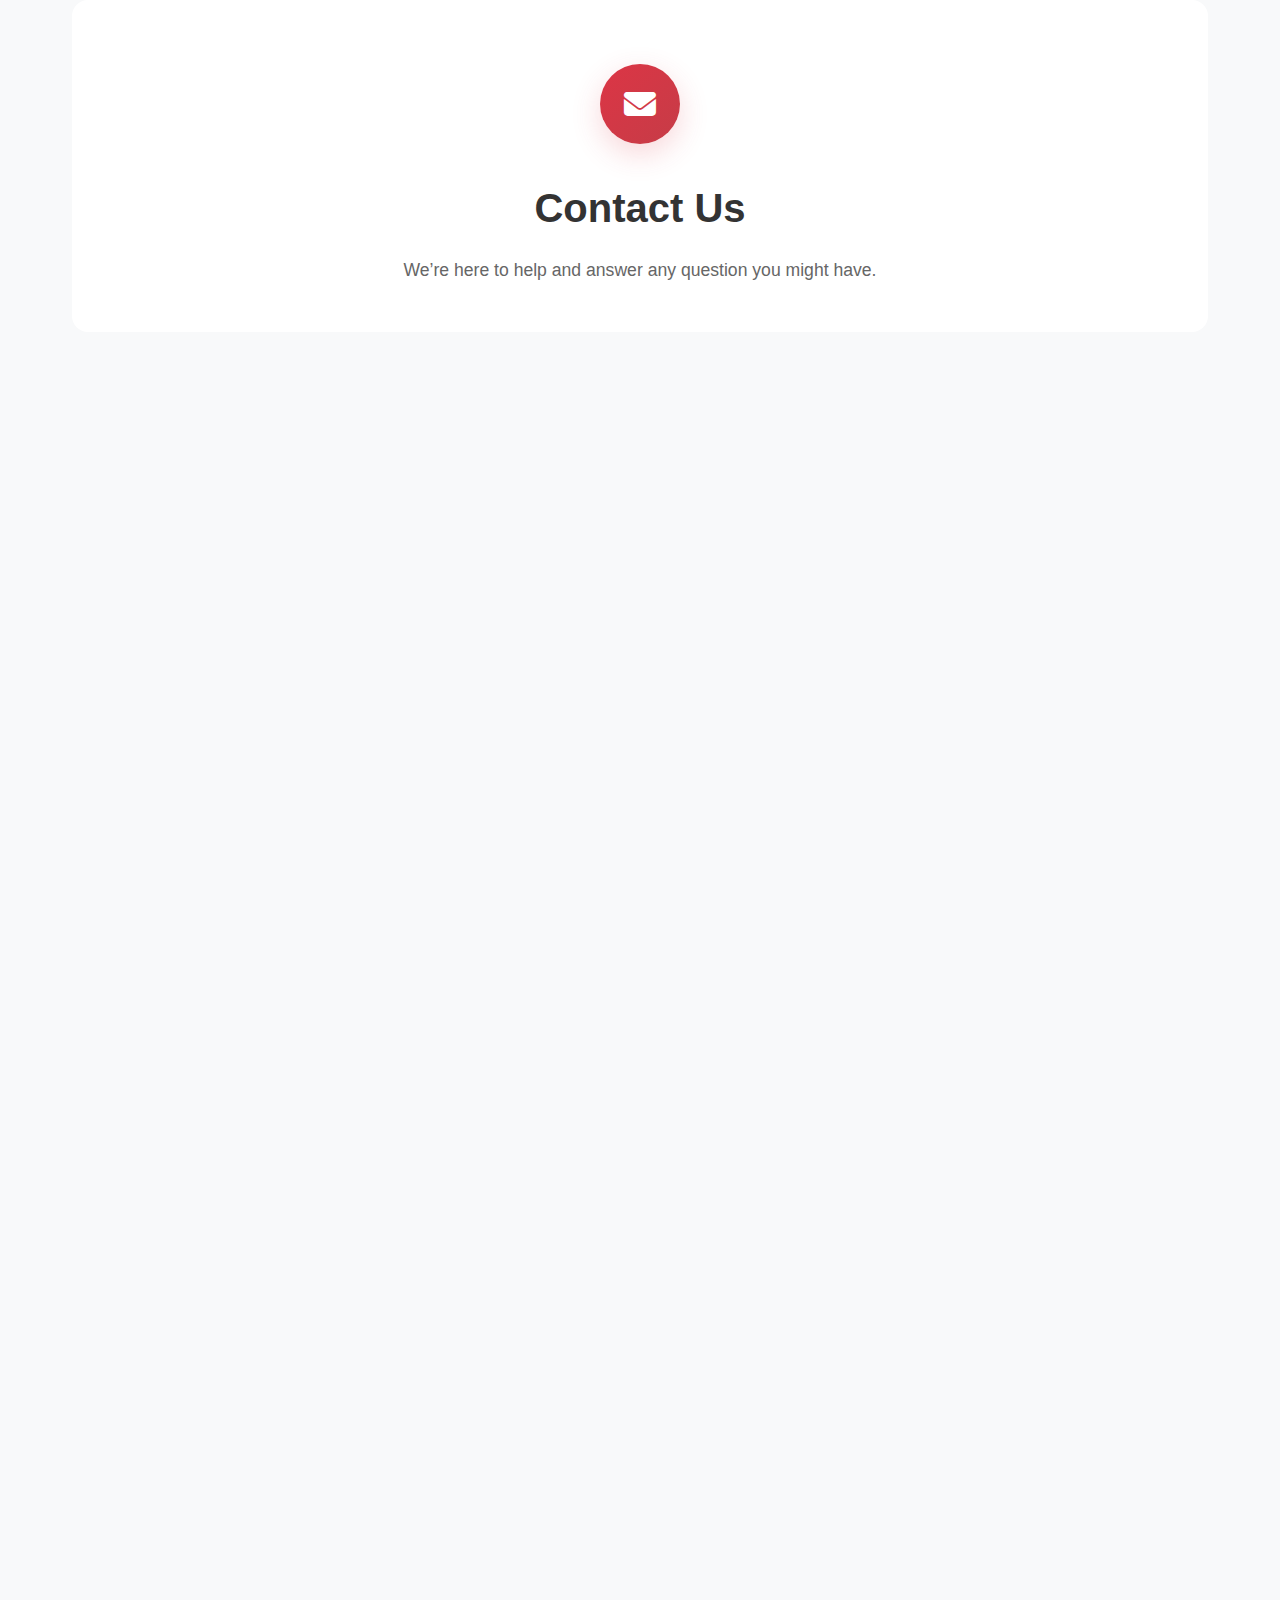
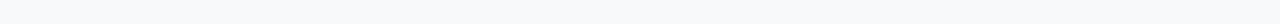
<file: frontend/contact.html>
<!DOCTYPE html>
<html lang="en">
<head>
  <meta charset="UTF-8" />
  <meta name="viewport" content="width=device-width, initial-scale=1.0"/>
  <title>Contact Us - HealthPredict</title>
  <link rel="stylesheet" href="contactstyle.css" />
  <link
  rel="stylesheet"
  href="https://cdnjs.cloudflare.com/ajax/libs/font-awesome/6.4.0/css/all.min.css"
/>

</head>
<body>
  <header class="header">
    <div class="nav-container">
      <a href="index.html" class="logo">HealthPredict</a>
      <button class="mobile-menu-btn" id="mobileMenuBtn">&#9776;</button>
      <ul class="nav-links" id="navLinks">
        <li><a href="splashs.html">Home</a></li>
        <li><a href="contact.html" class="active">Contact</a></li>
        <li><a href="https://readmissionsprediction.netlify.app/splashs.html#features">Features</a></li>
        <li><a href="https://readmissionsprediction.netlify.app/splashs.html#stats">About</a></li>
      </ul>
    </div>
  </header>

  <main class="container">
    <section class="hero-section">
      <div class="icon-box">
        <i class="fas fa-envelope"></i>
      </div>
      <h1 class="hero-title">Contact Us</h1>
      <p class="hero-subtitle">We’re here to help and answer any question you might have.</p>
    </section>

    <section class="team-section fade-in">
      <div class="team-header">
        <h2 class="team-name">Meet Our Team</h2>
        <p class="team-description">Passionate people working behind the scenes to build HealthPredict.</p>
      </div>
      <div class="team-grid" id = "team_g">
        <div class="team-member fade-in">
          <div class="member-image">
            <img src="Debarghya.jpg" alt="Team Member 1" class="profile-img" />
          </div>
          <h3 class="member-name">Debarghya Kundu</h3>
          <p class="member-role"></p>
          <a href="https://www.linkedin.com/in/debarghyakundu/" class="linkedin-btn" target="_blank">
            <svg viewBox="0 0 24 24" xmlns="http://www.w3.org/2000/svg"><path d="M22.23 0H1.77C.79 0 0 .77 0 1.72v20.56C0 23.23.79 24 1.77 24h20.46c.98 0 1.77-.77 1.77-1.72V1.72C24 .77 23.21 0 22.23 0zM7.12 20.45H3.66V9.08h3.46v11.37zM5.39 7.77c-1.16 0-2.09-.93-2.09-2.08S4.23 3.61 5.39 3.61s2.09.93 2.09 2.08-.93 2.08-2.09 2.08zm15.06 12.68h-3.46V14.5c0-1.4-.5-2.36-1.75-2.36-1.75 0-2.78 1.4-2.78 2.76v5.6H9.37V9.08h3.46v1.49c.5-.94 1.63-1.8 3.09-1.8 3.33 0 5.8 2.18 5.8 6.89v4.86z"/></svg>
            LinkedIn
          </a>
        </div>
        
        <div class="team-member fade-in">
          <div class="member-image">
            <img src="Anushka.jpg" alt="Team Member 2" class="profile-img" />
          </div>
          <h3 class="member-name">Anushka Punia</h3>
          <p class="member-role"></p>
          <a href="https://www.linkedin.com/in/anushka-punia-5318a1231/" class="linkedin-btn" target="_blank">
            <svg viewBox="0 0 24 24" xmlns="http://www.w3.org/2000/svg"><path d="M22.23 0H1.77C.79 0 0 .77 0 1.72v20.56C0 23.23.79 24 1.77 24h20.46c.98 0 1.77-.77 1.77-1.72V1.72C24 .77 23.21 0 22.23 0zM7.12 20.45H3.66V9.08h3.46v11.37zM5.39 7.77c-1.16 0-2.09-.93-2.09-2.08S4.23 3.61 5.39 3.61s2.09.93 2.09 2.08-.93 2.08-2.09 2.08zm15.06 12.68h-3.46V14.5c0-1.4-.5-2.36-1.75-2.36-1.75 0-2.78 1.4-2.78 2.76v5.6H9.37V9.08h3.46v1.49c.5-.94 1.63-1.8 3.09-1.8 3.33 0 5.8 2.18 5.8 6.89v4.86z"/></svg>
            LinkedIn
          </a>
        </div>

        <div class="team-member fade-in">
          <div class="member-image">
            <img src="Ojas.jpg" alt="Team Member 3" class="profile-img" />
          </div>
          <h3 class="member-name">Ojas Kumar</h3>
          <p class="member-role"></p>
          <a href="https://www.linkedin.com/in/ojas-kumar-10347a252/" class="linkedin-btn" target="_blank">
            <svg viewBox="0 0 24 24" xmlns="http://www.w3.org/2000/svg"><path d="M22.23 0H1.77C.79 0 0 .77 0 1.72v20.56C0 23.23.79 24 1.77 24h20.46c.98 0 1.77-.77 1.77-1.72V1.72C24 .77 23.21 0 22.23 0zM7.12 20.45H3.66V9.08h3.46v11.37zM5.39 7.77c-1.16 0-2.09-.93-2.09-2.08S4.23 3.61 5.39 3.61s2.09.93 2.09 2.08-.93 2.08-2.09 2.08zm15.06 12.68h-3.46V14.5c0-1.4-.5-2.36-1.75-2.36-1.75 0-2.78 1.4-2.78 2.76v5.6H9.37V9.08h3.46v1.49c.5-.94 1.63-1.8 3.09-1.8 3.33 0 5.8 2.18 5.8 6.89v4.86z"/></svg>
            LinkedIn
          </a>
        </div>

        <div class="team-member fade-in">
          <div class="member-image">
            <img src="Ridhaan.jpg" alt="Team Member 4" class="profile-img" />
          </div>
          <h3 class="member-name">Ridhaan Garg</h3>
          <p class="member-role"></p>
          <a href="https://www.linkedin.com/in/ridhaan-garg-3b066230a/" class="linkedin-btn" target="_blank">
            <svg viewBox="0 0 24 24" xmlns="http://www.w3.org/2000/svg"><path d="M22.23 0H1.77C.79 0 0 .77 0 1.72v20.56C0 23.23.79 24 1.77 24h20.46c.98 0 1.77-.77 1.77-1.72V1.72C24 .77 23.21 0 22.23 0zM7.12 20.45H3.66V9.08h3.46v11.37zM5.39 7.77c-1.16 0-2.09-.93-2.09-2.08S4.23 3.61 5.39 3.61s2.09.93 2.09 2.08-.93 2.08-2.09 2.08zm15.06 12.68h-3.46V14.5c0-1.4-.5-2.36-1.75-2.36-1.75 0-2.78 1.4-2.78 2.76v5.6H9.37V9.08h3.46v1.49c.5-.94 1.63-1.8 3.09-1.8 3.33 0 5.8 2.18 5.8 6.89v4.86z"/></svg>
            LinkedIn
          </a>
        </div>
        
      </div>
    </section>

    <section class="contact-info fade-in">
      <h2 class="contact-title">Get in Touch</h2>
      <p class="contact-text">
        Whether you have questions about features, trials or anything else — our team is ready to answer all your questions.
      </p>
      <a href="mailto:debarghyakundu319@gmail.com" class="cta-button">Email Us</a>
    </section>
  </main>

  <button class="scroll-to-top" id="scrollToTopBtn">&#8679;</button>

  <script src="contactscript.js"></script>
</body>
</html>
</file>
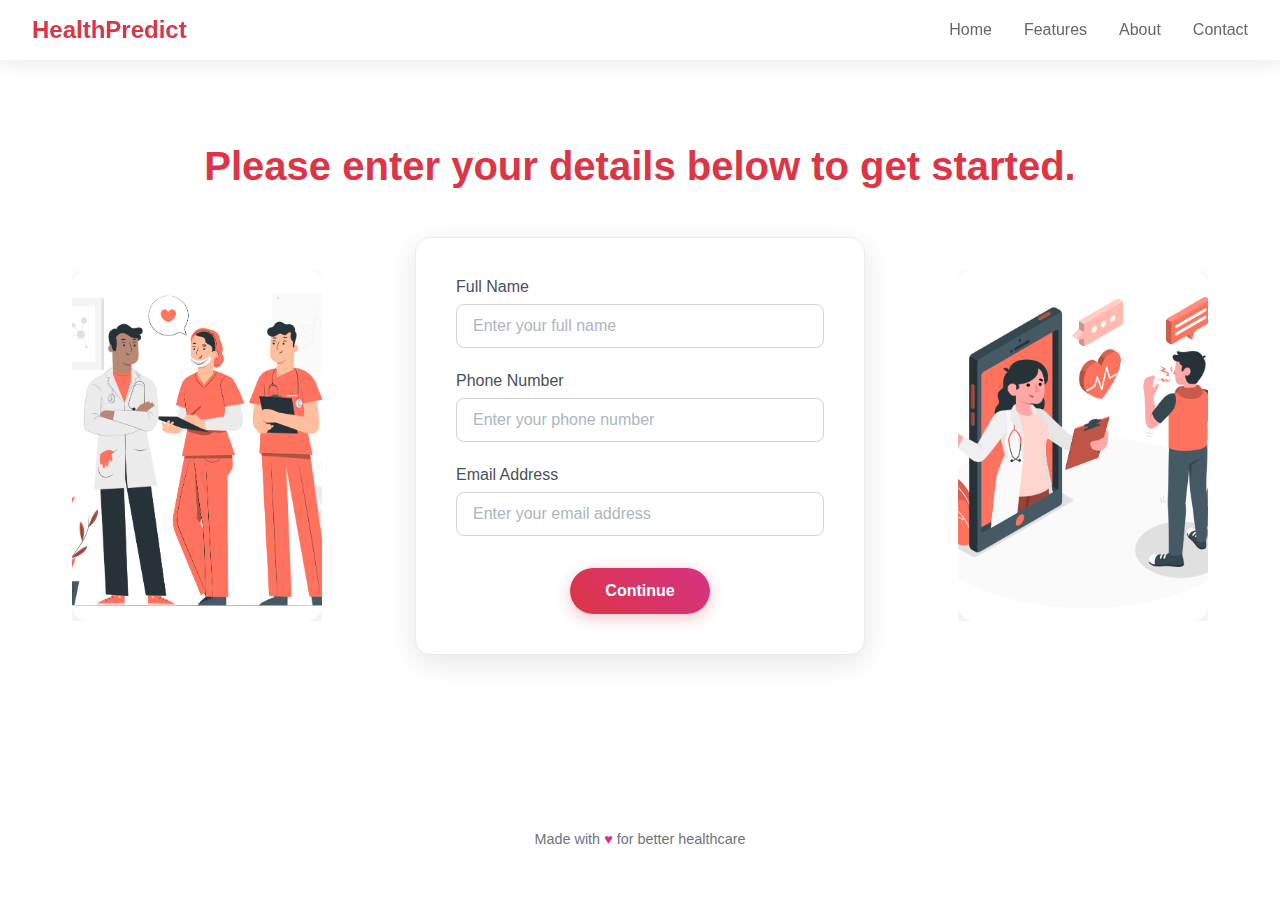
<file: frontend/details.html>
<!DOCTYPE html>
<html lang="en">
<head>
    <meta charset="UTF-8">
    <meta name="viewport" content="width=device-width, initial-scale=1.0">
    <title>Heart Failure Prediction App</title>
    <link rel="stylesheet" href="details.css" />
</head>
<body>
    <nav class="navbar" id="navbar">
        <div class="logo">HealthPredict</div>
        <ul class="nav-links">
            <li><a href="index.html">Home</a></li>
            <li><a href="https://readmissionsprediction.netlify.app/splashs.html#features">Features</a></li>
            <li><a href="https://readmissionsprediction.netlify.app/splashs.html#stats">About</a></li>
            <li><a href="contact.html">Contact</a></li>
        </ul>
    </nav>

    <div class="container">
        <div class="app-header">
            <h1 class="welcome-title">Please enter your details below to get started.</h1>
        </div>

        <div class="hero-section">
            <!-- Left Image Container -->
            <div class="image-container">
                <img src="Health professional team-pana.png" alt="Left Image" class="hero-image">
            </div>

            <!-- Center Form Container -->
            <div class="form-section">
                <form id="detailsForm">
                    <div class="form-group">
                        <label for="fullName">Full Name</label>
                        <input type="text" id="fullName" name="fullName" placeholder="Enter your full name" required>
                    </div>

                    <div class="form-group">
                        <label for="phoneNumber">Phone Number</label>
                        <input type="tel" id="phoneNumber" name="phoneNumber" placeholder="Enter your phone number" required>
                    </div>

                    <div class="form-group">
                        <label for="emailAddress">Email Address</label>
                        <input type="email" id="emailAddress" name="emailAddress" placeholder="Enter your email address" required>
                    </div>
                    
                    <div class="btn">
                        <button type="submit" class="continue-btn">Continue</button>
                    </div>
                </form>
            </div>

            <!-- Right Image Container -->
            <div class="image-container">
                <img src="Online Doctor-amico (1).png" alt="Right Image" class="hero-image">
            </div>
        </div>
    </div>

    <div class="footer">
        <p>Made with <span class="heart">♥</span> for better healthcare</p>
    </div>

    <script>
        // Enhanced form validation with better UX
        document.getElementById('detailsForm').addEventListener('submit', function(e) {
            e.preventDefault();
            
            const inputs = this.querySelectorAll('input[required]');
            let isValid = true;
            
            // Reset previous error states
            inputs.forEach(input => {
                input.style.borderColor = '#ced4da';
                input.style.transform = 'translateY(0)';
            });
            
            // Validate each field
            inputs.forEach(input => {
                if (!input.value.trim()) {
                    isValid = false;
                    input.style.borderColor = '#dc3545';
                    input.style.transform = 'translateY(0)';
                    
                    // Add shake animation
                    input.style.animation = 'shake 0.5s ease-in-out';
                    setTimeout(() => {
                        input.style.animation = '';
                    }, 500);
                }
            });
            
            // Email validation
            const emailInput = document.getElementById('emailAddress');
            const emailRegex = /^[^\s@]+@[^\s@]+\.[^\s@]+$/;
            if (emailInput.value && !emailRegex.test(emailInput.value)) {
                isValid = false;
                emailInput.style.borderColor = '#dc3545';
            }
            
            // Phone validation (basic)
            const phoneInput = document.getElementById('phoneNumber');
            const phoneRegex = /^[\+]?[0-9\s\-\(\)]{10,}$/;
            if (phoneInput.value && !phoneRegex.test(phoneInput.value)) {
                isValid = false;
                phoneInput.style.borderColor = '#dc3545';
            }
            
            if (isValid) {
                const btn = this.querySelector('.continue-btn');
                const originalText = btn.textContent;
                
                btn.textContent = 'Processing...';
                btn.disabled = true;
                btn.style.background = 'linear-gradient(45deg, #6c757d, #adb5bd)';
                
                // Simulate processing
                setTimeout(() => {
                    btn.textContent = '✓ Success!';
                    btn.style.background = 'linear-gradient(45deg, #28a745, #20c997)';
                }, 2000);
                if (isValid) {
    const btn = this.querySelector('.continue-btn');
    const originalText = btn.textContent;
    
    btn.textContent = 'Processing...';
    btn.disabled = true;
    btn.style.background = 'linear-gradient(45deg, #6c757d, #adb5bd)';
    
    // Simulate processing
    setTimeout(() => {
        btn.textContent = '✓ Success!';
        btn.style.background = 'linear-gradient(45deg, #28a745, #20c997)';
        
        setTimeout(() => {
            // Redirect to next page
            window.location.href = 'prediction.html'; // Replace with your actual next page URL
        }, 1000);
    }, 2000);
}
            }
        });
        
        // Add CSS for shake animation
        const style = document.createElement('style');
        style.textContent = `
            @keyframes shake {
                0%, 100% { transform: translateX(0); }
                25% { transform: translateX(-5px); }
                75% { transform: translateX(5px); }
            }
            
            @keyframes float {
                0%, 100% { transform: translateY(0px); }
                50% { transform: translateY(-10px); }
            }
        `;
        document.head.appendChild(style);
        
        // Add floating animations to images
        const images = document.querySelectorAll('.hero-image');
        images.forEach((img, index) => {
            img.style.animation = `float ${3 + index * 0.5}s ease-in-out infinite`;
        });
    </script>
</body>
</html>
</file>
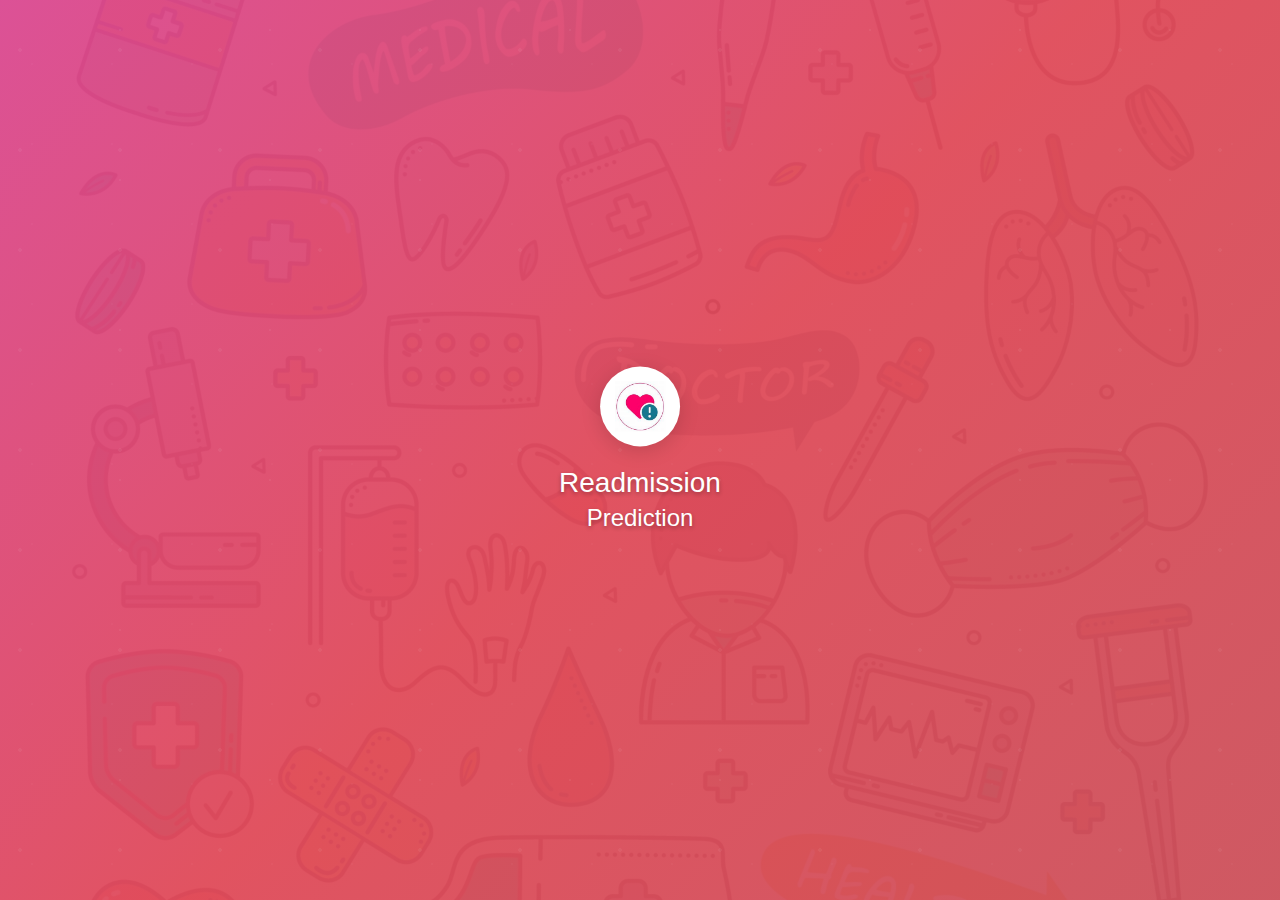
<file: frontend/splash.html>
<!DOCTYPE html>
<html lang="en">
<head>
   <meta charset="UTF-8">
   <meta name="viewport" content="width=device-width, initial-scale=1.0">
   <title>Medical Background</title>
   <style>
       * {
           margin: 0;
           padding: 0;
           box-sizing: border-box;
           font-family: 'Arial', sans-serif;
       }

       /*body {
           height: 100vh;
           background: linear-gradient(135deg, rgba(214, 51, 132, 0.9), rgba(220, 53, 69, 0.9), rgba(198, 60, 71, 0.9)),
                       url('your-background-image.jpg') center/cover no-repeat;
           background-blend-mode: overlay;
           position: relative;
         
           overflow: hidden;
       }*/

       .background-overlay {
           position: absolute;
           top: 0;
           left: 0;
           width: 100%;
           height: 100%;
           background: url('medical-doodle-hand-drawn-illustration-vector.jpg') center/cover no-repeat;
           opacity: 0.3;
           z-index: 1;
       }

       .color-overlay {
           position: absolute;
           top: 0;
           left: 0;
           width: 100%;
           height: 100%;
           background: linear-gradient(135deg, #d63384 0%, #dc3545 50%, #c63c47 100%);
           opacity: 0.85;
           z-index: 2;
       }

       .center-logo {
           position: absolute;
           top: 50%;
           left: 50%;
           transform: translate(-50%, -50%);
           z-index: 10;
           text-align: center;
       }

       .logo-container {
           width: 80px;
           height: 80px;
           background: white;
           border-radius: 50%;
           display: flex;
           align-items: center;
           justify-content: center;
           box-shadow: 0 4px 20px rgba(0, 0, 0, 0.15);
           margin: 0 auto 20px;
           overflow: hidden;
       }

       .logo-image {
           width: 50px;
           height: 50px;
           object-fit: contain;
       }

       .center-text {
           color: white;
           font-size: 28px;
           font-weight: 300;
           text-shadow: 0 2px 4px rgba(0, 0, 0, 0.3);
           line-height: 1.2;
       }

       .subtitle {
           font-size: 24px;
           margin-top: 5px;
       }

       /* Floating animation for the logo */
       .logo-container {
           animation: float 3s ease-in-out infinite;
       }

       @keyframes float {
           0%, 100% { transform: translateY(0px); }
           50% { transform: translateY(-10px); }
       }

       /* Responsive design */
       @media (max-width: 768px) {
           .center-text {
               font-size: 24px;
           }
           
           .subtitle {
               font-size: 20px;
           }
           
           .logo-container {
               width: 70px;
               height: 70px;
           }
           
           .logo-image {
               width: 40px;
               height: 40px;
           }
       }

       /* Additional styling for better visual effect */
       .background-pattern {
           position: absolute;
           top: 0;
           left: 0;
           width: 100%;
           height: 100%;
           background-image: 
               radial-gradient(circle at 20% 50%, rgba(255, 255, 255, 0.1) 2px, transparent 2px),
               radial-gradient(circle at 80% 20%, rgba(255, 255, 255, 0.1) 1px, transparent 1px),
               radial-gradient(circle at 40% 80%, rgba(255, 255, 255, 0.05) 1px, transparent 1px);
           background-size: 100px 100px, 150px 150px, 80px 80px;
           z-index: 3;
           opacity: 0.5;
       }
   </style>
</head>
<body>
   <div class="background-overlay"></div>
   <div class="color-overlay"></div>
   <div class="background-pattern"></div>

   <div class="center-logo">
       <div class="logo-container">
           <img src="th (1).jpeg" alt="Logo" class="logo-image">
       </div>
       <div class="center-text">
           Readmission<br>
           <span class="subtitle">Prediction</span>
       </div>
   </div>

   <script>
       // Add some interactive effects
       document.addEventListener('DOMContentLoaded', function() {
           const logo = document.querySelector('.logo-container');
           const centerText = document.querySelector('.center-text');

           // Add hover effect to logo
           logo.addEventListener('mouseenter', function() {
               this.style.transform = 'translateY(-15px) scale(1.1)';
               this.style.transition = 'all 0.3s ease';
           });

           logo.addEventListener('mouseleave', function() {
               this.style.transform = 'translateY(0px) scale(1)';
           });

           // Add subtle parallax effect on mouse move
           document.addEventListener('mousemove', function(e) {
               const x = (e.clientX / window.innerWidth) * 100;
               const y = (e.clientY / window.innerHeight) * 100;
               
               document.querySelector('.background-pattern').style.transform = 
                   `translate(${x * 0.1}px, ${y * 0.1}px)`;
           });

           // Add fade-in animation
           setTimeout(() => {
               logo.style.opacity = '1';
               centerText.style.opacity = '1';
               logo.style.transition = 'opacity 1s ease-in-out';
               centerText.style.transition = 'opacity 1s ease-in-out 0.3s';
           }, 100);

           // Initial state for fade-in
           logo.style.opacity = '0';
           centerText.style.opacity = '0';

           // Redirect to index.html after a delay
           setTimeout(function() {
               window.location.href = 'index.html'; 
           }, 3000); // Redirect after 3 seconds (adjust as needed)
       });
   </script>
</body>
</html>
</file>
<file: frontend/contactstyle.css>
* {
            margin: 0;
            padding: 0;
            box-sizing: border-box;
        }
        html {
  scroll-behavior: smooth;
}
   

        body {
            font-family: -apple-system, BlinkMacSystemFont, 'Segoe UI', Roboto, Oxygen, Ubuntu, Cantarell, sans-serif;
            background-color: #f8f9fa;
            color: #333;
            line-height: 1.6;
            /* No padding-top needed here, as the header will be hidden initially */
        }

        /* Header Styles */
        .header {
            background: white;
            padding: 1rem 0;
            box-shadow: 0 2px 10px rgba(0,0,0,0.05);
            /* Initially hide the header using opacity and transform */
            position: fixed; /* Fixed position so it stays at the top when visible */
            top: 0;
            left: 0;
            width: 100%;
            z-index: 100;
            opacity: 0; /* Start hidden */
            transform: translateY(-100%); /* Move off-screen to the top */
            transition: opacity 0.4s ease-out, transform 0.4s ease-out; /* Smooth transition */
        }

        /* Class added by JavaScript when scrolled */
        .header.visible-on-scroll {
            opacity: 1;
            transform: translateY(0);
        }

        .nav-container {
            max-width: 1200px;
            margin: 0 auto;
            padding: 0 2rem;
            display: flex;
            justify-content: space-between;
            align-items: center;
        }

        .logo {
            font-size: 1.75rem;
            font-weight: 700;
            color: #dc3545;
            text-decoration: none;
        }

        .nav-links {
            display: flex;
            gap: 2.5rem;
            list-style: none;
            align-items: center;
        }

        .nav-links a {
            text-decoration: none;
            color: #666;
            font-weight: 500;
            font-size: 1rem;
            transition: color 0.3s ease;
            position: relative;
        }

        .nav-links a:hover,
        .nav-links a.active {
            color: #dc3545;
        }

        .nav-links a.active::after {
            content: '';
            position: absolute;
            bottom: -5px;
            left: 0;
            right: 0;
            height: 2px;
            background: #dc3545;
            border-radius: 2px;
        }

        /* Main Container */
        .container {
            max-width: 1200px;
            margin: 0 auto;
            padding: 0 2rem;
            /* Adjust padding for the content below the initial "hero-section" */
            /* This ensures content doesn't jump when the header appears */
            padding-top: 0; /* Resetting, if any was set before */
        }

        /* Hero Section */
        .hero-section {
            text-align: center;
            padding: 4rem 0 3rem;
            background: white;
            
            margin: 0 auto 3rem;
            border-radius: 16px;
        }

        .icon-box {
          width: 80px;
          height: 80px;
          background: linear-gradient(135deg, #dc3545, #c63c47);
          border-radius: 50%;
          margin: 0 auto 2rem;
          display: flex;
          align-items: center;
          justify-content: center;
          box-shadow: 0 10px 30px rgba(220, 53, 69, 0.2);
        }

        .icon-box i {
          color: white;
          font-size: 32px;
        }

        .hero-title {
            font-size: 2.5rem;
            font-weight: 600;
            color: #333;
            margin-bottom: 1rem;
        }

        .hero-subtitle {
            font-size: 1.1rem;
            color: #666;
            max-width: 600px;
            margin: 0 auto;
        }

        /* Team Section */
        .team-section {
            background: white;
            border-radius: 16px;
            padding: 3rem;
            margin-bottom: 3rem;
            box-shadow: 0 4px 20px rgba(0,0,0,0.08);
        }

        .team-header {
            text-align: center;
            margin-bottom: 3rem;
        }

        .team-name {
            font-size: 2rem;
            color: #333;
            margin-bottom: 1rem;
            font-weight: 600;
        }

        .team-description {
            font-size: 1rem;
            color: #666;
            max-width: 700px;
            margin: 0 auto;
            line-height: 1.7;
        }

        .team-grid {
            display: grid;
            grid-template-columns: repeat(auto-fit, minmax(280px, 1fr));
            gap: 2rem;
            margin-top: 3rem;
        }

        @media (min-width: 769px) { 
            .team-grid {
                grid-template-columns: repeat(2, 1fr);
            }
        }

        .team-member {
            background: white;
            border-radius: 12px;
            padding: 2rem;
            text-align: center;
            transition: all 0.3s ease;
            border: 1px solid #e9ecef;
            position: relative;
            overflow: hidden;
        }

        .team-member::before {
            content: '';
            position: absolute;
            top: 0;
            left: 0;
            right: 0;
            height: 3px;
            background: linear-gradient(90deg, #dc3545, #c63c47);
        }

        .team-member:hover {
            transform: translateY(-5px);
            box-shadow: 0 15px 35px rgba(0,0,0,0.1);
            border-color: #dc3545;
        }

        .member-image {
            position: relative;
            width: 100px;
            height: 100px;
            margin: 0 auto 1.5rem;
            border-radius: 50%;
            overflow: hidden;
            border: 3px solid #f8f9fa;
            box-shadow: 0 8px 25px rgba(0,0,0,0.1);
        }

        .profile-img {
            width: 100%;
            height: 100%;
            object-fit: cover;
            transition: transform 0.3s ease;
        }

        .team-member:hover .profile-img {
            transform: scale(1.1);
        }

        .member-name {
            font-size: 1.25rem;
            font-weight: 600;
            color: #333;
            margin-bottom: 0.5rem;
        }

        .member-role {
            font-size: 0.95rem;
            color: #666;
            margin-bottom: 1.5rem;
        }

        .linkedin-btn {
            display: inline-flex;
            align-items: center;
            gap: 0.5rem;
            background: #0077b5;
            color: white;
            text-decoration: none;
            padding: 0.6rem 1.2rem;
            border-radius: 25px;
            font-weight: 500;
            font-size: 0.9rem;
            transition: all 0.3s ease;
        }

        .linkedin-btn:hover {
            background: #005885;
            transform: translateY(-2px);
        }

        .linkedin-btn svg {
            width: 16px;
            height: 16px;
            fill: currentColor;
        }

        /* Contact Info Section */
        .contact-info {
            background: white;
            border-radius: 16px;
            padding: 3rem;
            text-align: center;
            box-shadow: 0 4px 20px rgba(0,0,0,0.08);
            margin-bottom: 3rem;
        }

        .contact-title {
            font-size: 1.75rem;
            margin-bottom: 1rem;
            font-weight: 600;
            color: #333;
        }

        .contact-text {
            font-size: 1rem;
            color: #666;
            line-height: 1.7;
            max-width: 700px;
            margin: 0 auto;
        }

        .cta-button {
            display: inline-block;
            background: linear-gradient(135deg, #dc3545, #c63c47);
            color: white;
            text-decoration: none;
            padding: 1rem 2rem;
            border-radius: 25px;
            font-weight: 600;
            font-size: 1rem;
            margin-top: 2rem;
            transition: all 0.3s ease;
            box-shadow: 0 4px 15px rgba(220, 53, 69, 0.3);
        }

        .cta-button:hover {
            transform: translateY(-2px);
            box-shadow: 0 8px 25px rgba(220, 53, 69, 0.4);
        }

        /* Mobile Menu */
        .mobile-menu-btn {
            display: none;
            background: none;
            border: none;
            font-size: 1.5rem;
            color: #dc3545;
            cursor: pointer;
            padding: 0.5rem;
        }

        /* Responsive Design */
        @media (max-width: 768px) {
            .mobile-menu-btn {
                display: block;
            }
            
            .nav-links {
                /* When the header is hidden, this also applies to mobile nav */
                /* If the header is fixed and visible, this will be positioned relative to it */
                position: absolute;
                top: 100%;
                left: 0;
                right: 0;
                background: white;
                flex-direction: column;
                padding: 1rem 2rem;
                box-shadow: 0 4px 10px rgba(0,0,0,0.1);
                transform: translateY(0); /* On mobile, it's hidden by opacity/visibility, not transform */
                opacity: 0;
                visibility: hidden;
                transition: all 0.3s ease;
                gap: 1rem;
            }
            
            .nav-links.active {
                opacity: 1;
                visibility: visible;
            }
            
            .nav-container {
                position: relative;
            }

            .hero-title {
                font-size: 2rem;
            }
            
            .team-section {
                padding: 2rem 1.5rem;
            }
            
            .team-grid {
                grid-template-columns: 1fr;
            }
            
            .container {
                padding: 0 1rem;
            }
        }

        /* Animation Classes */
        .fade-in {
            opacity: 0;
            transform: translateY(30px);
            animation: fadeInUp 0.8s ease forwards;
        }

        .fade-in:nth-child(2) { animation-delay: 0.1s; }
        .fade-in:nth-child(3) { animation-delay: 0.2s; }
        .fade-in:nth-child(4) { animation-delay: 0.3s; }

        @keyframes fadeInUp {
            to {
                opacity: 1;
                transform: translateY(0);
            }
        }

        /* Scroll to Top Button */
        .scroll-to-top {
            position: fixed;
            bottom: 2rem;
            right: 2rem;
            width: 50px;
            height: 50px;
            border-radius: 50%;
            background: #dc3545;
            color: white;
            border: none;
            font-size: 1.2rem;
            cursor: pointer;
            opacity: 0;
            visibility: hidden;
            transition: all 0.3s ease;
            z-index: 1000;
            box-shadow: 0 4px 15px rgba(220, 53, 69, 0.3);
        }

        .scroll-to-top.visible {
            opacity: 1;
            visibility: visible;
        }

        .scroll-to-top:hover {
            transform: scale(1.1);
            background: #c63c47;
        }
</file>
<file: frontend/details.css>
* {
            margin: 0;
            padding: 0;
            box-sizing: border-box;
        }

        body {
            font-family: 'Segoe UI', Tahoma, Geneva, Verdana, sans-serif;
            background: white;
            min-height: 100vh;
            color: #333;
            padding-top: 80px; /* Add padding to account for fixed navbar */
        }

        .navbar {
            position: fixed;
            top: 0;
            left: 0;
            right: 0;
            z-index: 1000;
            display: flex;
            justify-content: space-between;
            align-items: center;
            padding: 1rem 2rem;
            background: rgba(255, 255, 255, 0.95);
            backdrop-filter: blur(10px);
            box-shadow: 0 2px 20px rgba(0, 0, 0, 0.1);
            transition: all 0.3s ease;
        }

        .logo {
            font-size: 1.5rem;
            font-weight: bold;
            color: #dc3545;
        }

        .nav-links {
            display: flex;
            gap: 2rem;
            list-style: none;
        }

        .nav-links a {
            color: #666;
            text-decoration: none;
            font-weight: 500;
            transition: color 0.3s ease;
        }

        .nav-links a:hover {
            color: #d63384;
        }

        .container {
            max-width: 1200px;
            margin: 0 auto;
            padding: 2rem;
        }

        .app-header {
            text-align: center;
            margin: 2rem 0;
        }

        .welcome-title {
            font-size: 2.5rem;
            font-weight: 600;
            color: #dc3545;
            margin-bottom: 1rem;
        }

        .hero-section {
            display: flex;
            align-items: center;
            justify-content: space-between;
            gap: 2rem;
            margin: 3rem 0;
            flex-wrap: wrap;
        }

        .image-container {
            flex: 0 0 250px;
            height: 350px;
            display: flex;
            align-items: center;
            justify-content: center;
            position: relative;
            overflow: hidden;
        }

        .hero-image {
            width: 100%;
            height: 100%;
            object-fit: cover;
            object-position: center;
            border-radius: 15px;
            box-shadow: 0 8px 30px rgba(0, 0, 0, 0.1);
            transition: transform 0.3s ease, box-shadow 0.3s ease;
            cursor: pointer;
        }

        .hero-image:hover {
            transform: translateY(-5px);
            box-shadow: 0 15px 40px rgba(0, 0, 0, 0.15);
        }

        .image-placeholder {
            width: 100%;
            height: 100%;
            background: #f8f9fa;
            border: 2px dashed #dee2e6;
            border-radius: 15px;
            display: flex;
            align-items: center;
            justify-content: center;
            color: #6c757d;
            font-size: 1rem;
            text-align: center;
            transition: all 0.3s ease;
            cursor: pointer;
            position: relative;
        }

        .image-placeholder:hover {
            background: #e9ecef;
            border-color: #dc3545;
            color: #dc3545;
            transform: translateY(-2px);
        }

        .image-placeholder.dragover {
            background: #e7f3ff;
            border-color: #007bff;
            color: #007bff;
        }

        .upload-icon {
            font-size: 2rem;
            margin-bottom: 0.5rem;
            display: block;
        }

        .file-input {
            position: absolute;
            top: 0;
            left: 0;
            width: 100%;
            height: 100%;
            opacity: 0;
            cursor: pointer;
            z-index: 2;
        }

        .image-actions {
            position: absolute;
            top: 10px;
            right: 10px;
            display: flex;
            gap: 0.5rem;
            opacity: 0;
            transition: opacity 0.3s ease;
            z-index: 3;
        }

        .image-container:hover .image-actions {
            opacity: 1;
        }

        .action-btn {
            background: rgba(0, 0, 0, 0.7);
            color: white;
            border: none;
            width: 32px;
            height: 32px;
            border-radius: 50%;
            cursor: pointer;
            display: flex;
            align-items: center;
            justify-content: center;
            font-size: 0.9rem;
            transition: all 0.3s ease;
        }

        .action-btn:hover {
            background: rgba(220, 53, 69, 0.9);
            transform: scale(1.1);
        }

        .form-section {
            background: white;
            border-radius: 15px;
            box-shadow: 0 8px 30px rgba(0, 0, 0, 0.1);
            border: 1px solid #e9ecef;
            padding: 2.5rem;
            flex: 1;
            max-width: 450px;
            min-width: 350px;
        }

        .form-group {
            margin-bottom: 1.5rem;
        }

        .form-group label {
            display: block;
            margin-bottom: 0.5rem;
            font-weight: 500;
            color: #495057;
        }

        .form-group input {
            width: 100%;
            padding: 12px 16px;
            border: 1px solid #ced4da;
            border-radius: 8px;
            background: white;
            color: #495057;
            font-size: 1rem;
            transition: all 0.3s ease;
        }

        .form-group input::placeholder {
            color: #adb5bd;
        }

        .form-group input:focus {
            outline: none;
            border-color: #d63384;
            box-shadow: 0 0 0 3px rgba(214, 51, 132, 0.1);
            transform: translateY(-2px);
        }

        .btn {
            display: flex;
            justify-content: center;
            margin-top: 2rem;
        }

        .continue-btn {
            background: linear-gradient(45deg, #dc3545, #d63384);
            color: white;
            border: none;
            padding: 14px 35px;
            border-radius: 25px;
            font-size: 1rem;
            font-weight: 600;
            cursor: pointer;
            transition: all 0.3s ease;
            box-shadow: 0 4px 15px rgba(220, 53, 69, 0.3);
        }

        .continue-btn:hover {
            transform: translateY(-3px);
            box-shadow: 0 8px 25px rgba(220, 53, 69, 0.4);
            background: linear-gradient(45deg, #c82333, #b02a5b);
        }

        .continue-btn:active {
            transform: translateY(-1px);
        }

        .footer {
            text-align: center;
            margin-top: 4rem;
            color: #6c757d;
            font-size: 0.9rem;
            padding: 2rem 0;
        }

        .footer .heart {
            color: #d63384;
            animation: heartbeat 1.5s ease-in-out infinite;
        }

        @keyframes heartbeat {
            0% { transform: scale(1); }
            50% { transform: scale(1.1); }
            100% { transform: scale(1); }
        }

        /* Loading animation for image upload */
        .loading-spinner {
            border: 2px solid #f3f3f3;
            border-top: 2px solid #dc3545;
            border-radius: 50%;
            width: 30px;
            height: 30px;
            animation: spin 1s linear infinite;
            margin: 0 auto;
        }

        @keyframes spin {
            0% { transform: rotate(0deg); }
            100% { transform: rotate(360deg); }
        }

        /* Mobile responsiveness */
        @media (max-width: 768px) {
            .hero-section {
                flex-direction: column;
                text-align: center;
                gap: 2rem;
            }
            
            .hero-images {
                flex-direction: column;
                align-items: center;
            }
            
            .form-section {
                min-width: auto;
                padding: 1.5rem;
            }
            
            .welcome-title {
                font-size: 2rem;
            }
            
            .navbar {
                padding: 1rem;
            }
            
            .nav-links {
                gap: 1rem;
                font-size: 0.9rem;
            }

            .container {
                padding: 1rem;
            }

            body {
                padding-top: 70px;
            }
        }

        @media (max-width: 480px) {
            .nav-links {
                flex-direction: column;
                gap: 0.5rem;
            }
            
            .navbar {
                flex-direction: column;
                padding: 0.5rem 1rem;
            }
            
            body {
                padding-top: 100px;
            }
        }
</file>
